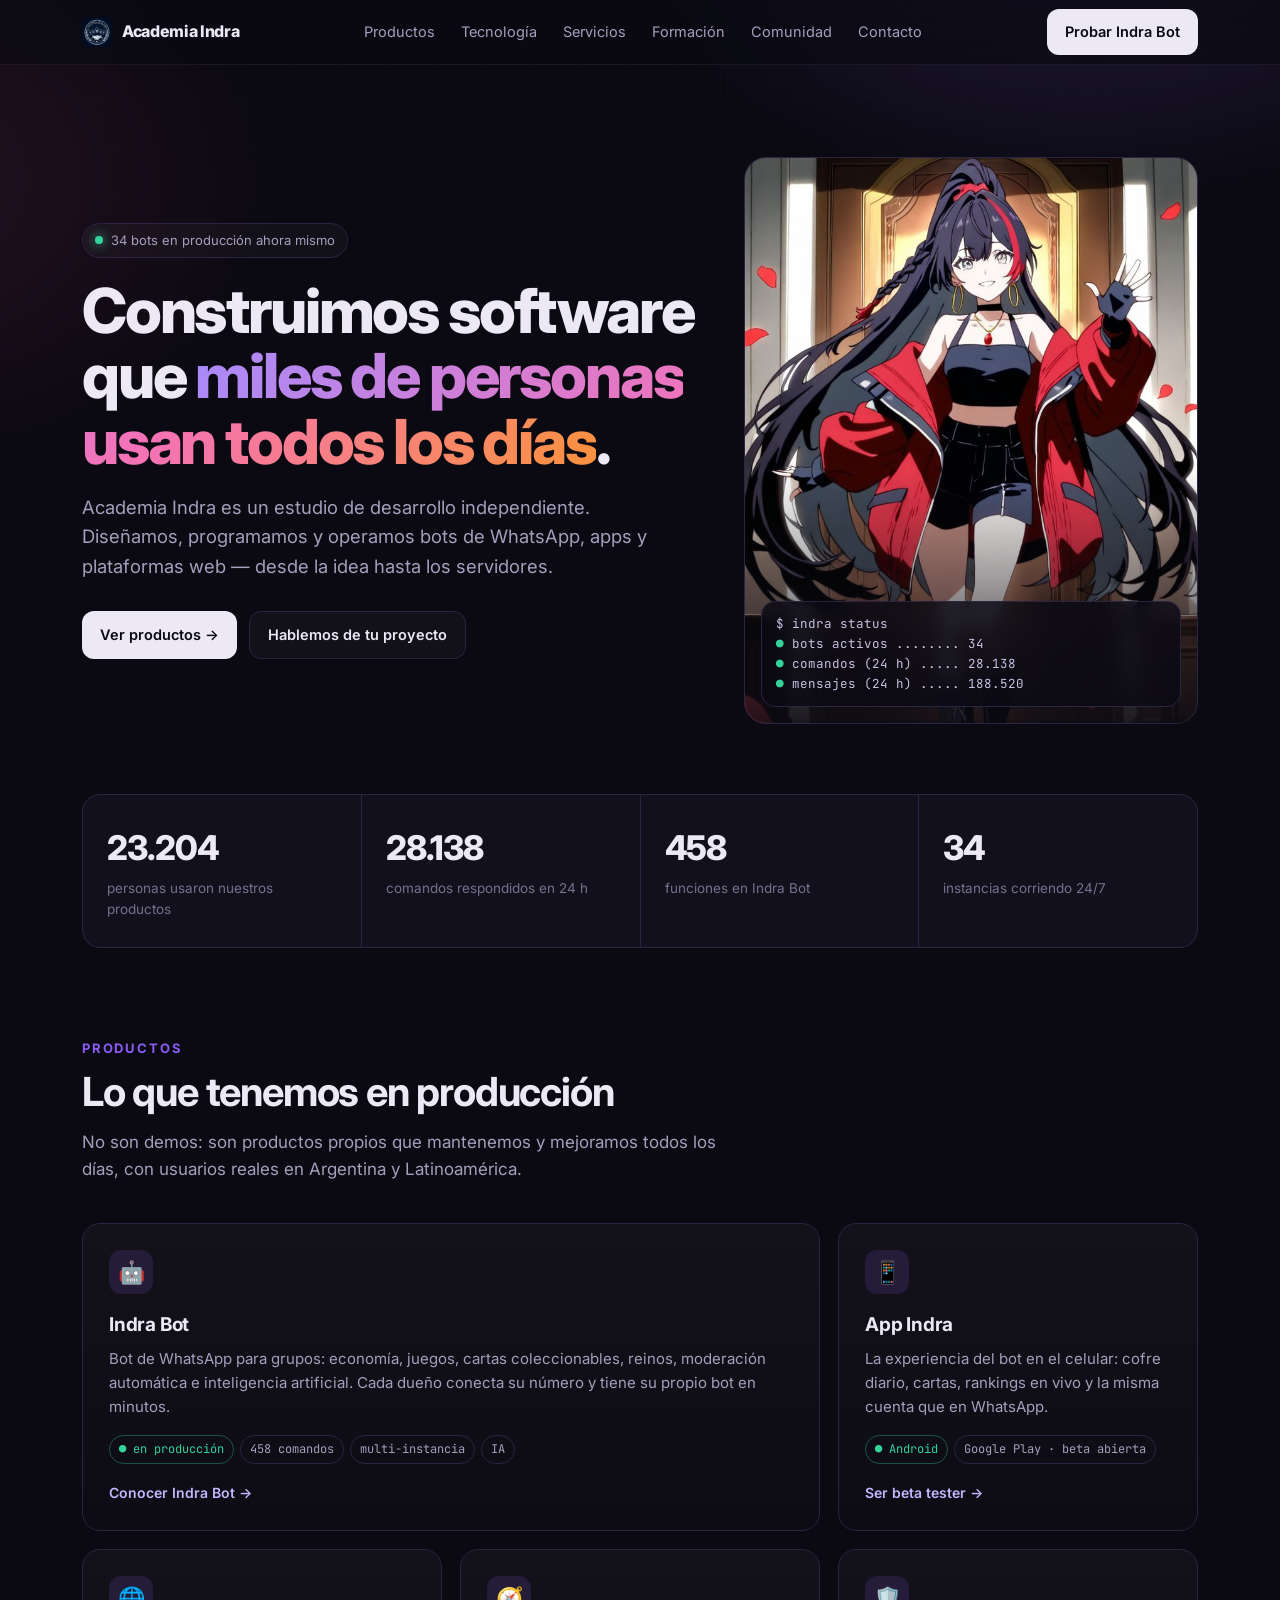
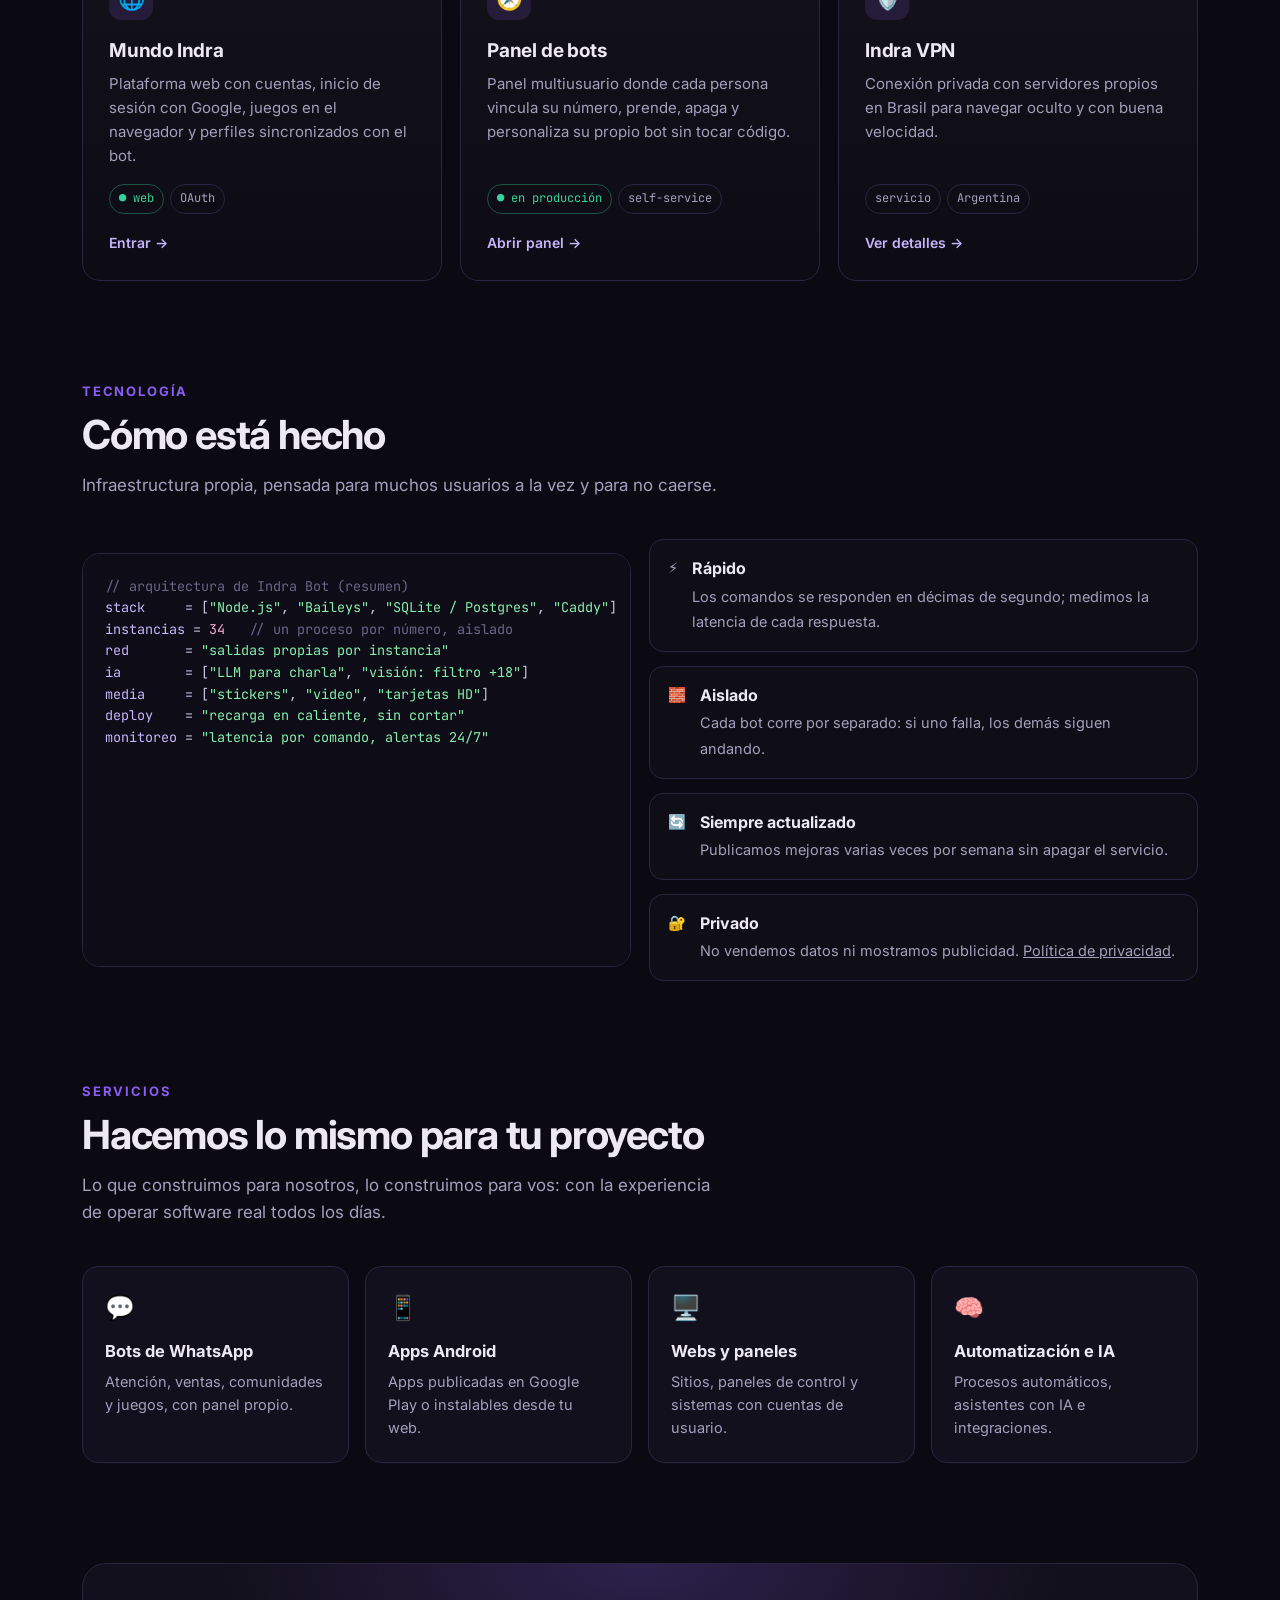
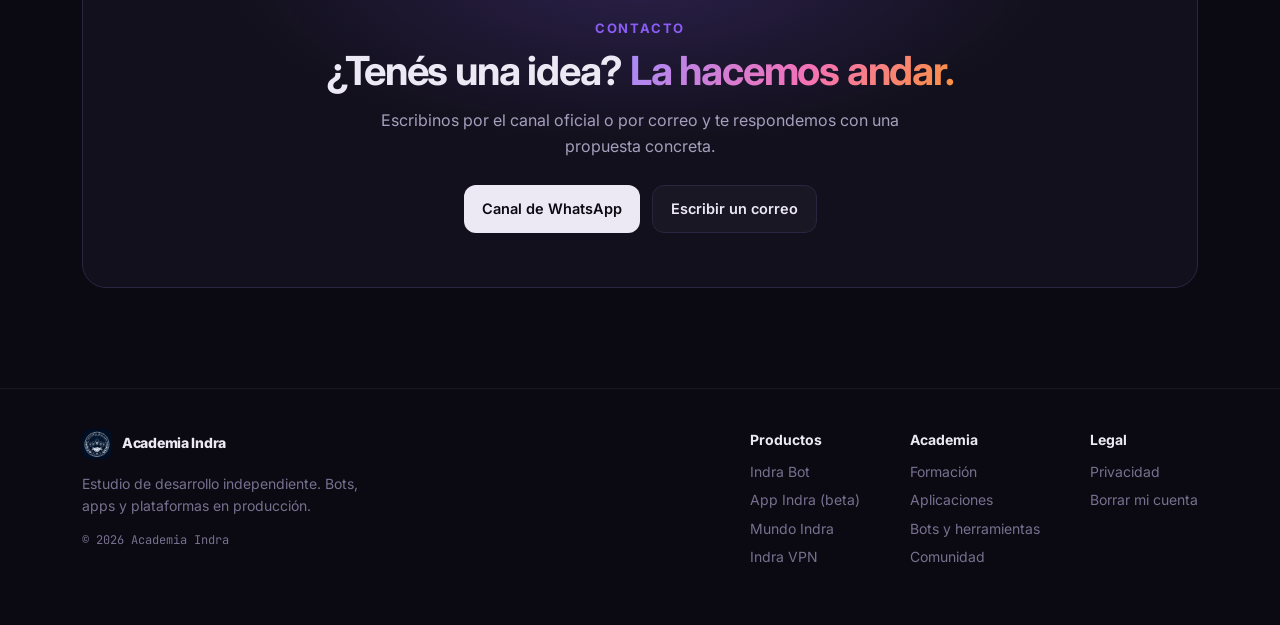
<file: index.html>
<!doctype html>
<html lang="es">
<head>
<meta charset="utf-8">
<meta name="viewport" content="width=device-width, initial-scale=1">
<title>Academia Indra — Estudio de desarrollo: bots, apps y plataformas</title>
<meta name="description" content="Academia Indra es un estudio de desarrollo independiente. Construimos Indra Bot, la app de Indra y plataformas web que usan miles de personas todos los días. Bots de WhatsApp, apps Android y automatización a medida.">
<meta property="og:title" content="Academia Indra — bots, apps y plataformas">
<meta property="og:description" content="Software en producción que usan miles de personas por día: Indra Bot, la app de Indra y servicios a medida.">
<meta property="og:image" content="https://academiaindra.com/assets/indra-2026.jpg">
<meta name="theme-color" content="#0b0a12">
<link rel="icon" type="image/png" href="assets/logo-original.png">
<link rel="apple-touch-icon" href="assets/logo-original.png">
<link rel="preconnect" href="https://fonts.googleapis.com">
<link rel="preconnect" href="https://fonts.gstatic.com" crossorigin>
<link href="https://fonts.googleapis.com/css2?family=Inter:wght@400;500;600;700;800&family=JetBrains+Mono:wght@400;600&display=swap" rel="stylesheet">
<style>
  :root {
    --bg: #0b0a12; --bg2: #12101c; --card: #171425; --line: #2a2540; --txt: #ece9f5; --sub: #a59fbd; --mut: #77708f;
    --a1: #8b5cf6; --a2: #ec4899; --a3: #22d3ee; --ok: #34d399;
    --grad: linear-gradient(120deg, #a78bfa 0%, #f472b6 55%, #fb923c 100%);
  }
  * { box-sizing: border-box; }
  html { scroll-behavior: smooth; }
  body { margin: 0; background: var(--bg); color: var(--txt); font-family: Inter, system-ui, sans-serif; line-height: 1.6; -webkit-font-smoothing: antialiased; }
  a { color: inherit; text-decoration: none; }
  .wrap { max-width: 1160px; margin: 0 auto; padding: 0 22px; }
  .mono { font-family: "JetBrains Mono", monospace; }
  .grad { background: var(--grad); -webkit-background-clip: text; background-clip: text; color: transparent; }

  /* fondo */
  .bg-grid { position: fixed; inset: 0; z-index: -1; background:
      radial-gradient(800px 500px at 85% -10%, rgba(139,92,246,.20), transparent 60%),
      radial-gradient(700px 500px at -10% 20%, rgba(236,72,153,.12), transparent 60%),
      linear-gradient(transparent 0 0);
  }
  .bg-grid::after { content: ""; position: absolute; inset: 0; opacity: .35;
      background-image: linear-gradient(rgba(255,255,255,.04) 1px, transparent 1px), linear-gradient(90deg, rgba(255,255,255,.04) 1px, transparent 1px);
      background-size: 48px 48px; mask-image: radial-gradient(circle at 50% 0%, #000 0%, transparent 75%); }

  /* nav */
  nav { position: sticky; top: 0; z-index: 20; backdrop-filter: blur(14px); background: rgba(11,10,18,.72); border-bottom: 1px solid rgba(255,255,255,.06); }
  nav .wrap { display: flex; align-items: center; justify-content: space-between; height: 64px; }
  .logo { display: flex; align-items: center; gap: 10px; font-weight: 800; letter-spacing: -.02em; }
  .logo img { width: 30px; height: 30px; border-radius: 8px; }
  .links { display: flex; gap: 26px; font-size: 14.5px; color: var(--sub); }
  .links a:hover { color: var(--txt); }
  .btn { display: inline-flex; align-items: center; gap: 8px; padding: 11px 18px; border-radius: 12px; font-weight: 600; font-size: 14.5px; transition: transform .15s, background .15s; }
  .btn:hover { transform: translateY(-1px); }
  .btn-p { background: var(--txt); color: #0b0a12; }
  .btn-g { border: 1px solid var(--line); background: rgba(255,255,255,.03); }
  .btn-g:hover { background: rgba(255,255,255,.07); }
  .menu-btn { display: none; background: none; border: 0; color: var(--txt); font-size: 22px; }

  /* hero */
  .hero { padding: 92px 0 60px; display: grid; grid-template-columns: 1.15fr .85fr; gap: 48px; align-items: center; }
  .pill { display: inline-flex; align-items: center; gap: 8px; padding: 6px 12px; border: 1px solid var(--line); border-radius: 999px; font-size: 13px; color: var(--sub); background: rgba(255,255,255,.03); }
  .dot { width: 8px; height: 8px; border-radius: 50%; background: var(--ok); box-shadow: 0 0 12px var(--ok); animation: pulso 2s infinite; }
  @keyframes pulso { 50% { opacity: .35; } }
  h1 { font-size: clamp(38px, 5.4vw, 62px); line-height: 1.06; letter-spacing: -.035em; margin: 20px 0 18px; font-weight: 800; }
  .lead { font-size: 18.5px; color: var(--sub); max-width: 580px; margin: 0 0 30px; }
  .ctas { display: flex; gap: 12px; flex-wrap: wrap; }
  .hero-img { position: relative; border-radius: 22px; overflow: hidden; border: 1px solid var(--line); aspect-ratio: 4/5; background: var(--card); }
  .hero-img img { width: 100%; height: 100%; object-fit: cover; object-position: top; display: block; }
  .hero-img::after { content: ""; position: absolute; inset: 0; background: linear-gradient(180deg, transparent 55%, rgba(11,10,18,.9)); }
  .terminal { position: absolute; left: 16px; right: 16px; bottom: 16px; z-index: 2; background: rgba(12,10,20,.82); border: 1px solid var(--line); border-radius: 14px; padding: 12px 14px; font-size: 12.5px; color: #c9c2e3; backdrop-filter: blur(8px); }
  .terminal b { color: var(--ok); font-weight: 600; }

  /* números */
  .stats { display: grid; grid-template-columns: repeat(4, 1fr); gap: 1px; background: var(--line); border: 1px solid var(--line); border-radius: 18px; overflow: hidden; margin: 10px 0 90px; }
  .stat { background: var(--bg2); padding: 26px 24px; }
  .stat .n { font-size: 34px; font-weight: 800; letter-spacing: -.03em; }
  .stat .l { color: var(--mut); font-size: 13.5px; margin-top: 2px; }

  section { padding: 0 0 100px; }
  .eyebrow { font-size: 13px; letter-spacing: .14em; text-transform: uppercase; color: var(--a1); font-weight: 700; }
  h2 { font-size: clamp(28px, 3.6vw, 40px); letter-spacing: -.03em; line-height: 1.15; margin: 10px 0 14px; }
  .sec-sub { color: var(--sub); max-width: 640px; margin: 0 0 40px; font-size: 17px; }

  /* productos */
  .grid3 { display: grid; grid-template-columns: repeat(3, 1fr); gap: 18px; }
  .card { background: linear-gradient(180deg, rgba(255,255,255,.035), rgba(255,255,255,.01)); border: 1px solid var(--line); border-radius: 18px; padding: 26px; transition: border-color .2s, transform .2s; display: flex; flex-direction: column; }
  .card:hover { border-color: #3d3560; transform: translateY(-2px); }
  .card .ico { width: 44px; height: 44px; border-radius: 12px; display: grid; place-items: center; font-size: 22px; background: rgba(139,92,246,.14); margin-bottom: 16px; }
  .card h3 { margin: 0 0 6px; font-size: 19px; letter-spacing: -.01em; }
  .card p { margin: 0 0 16px; color: var(--sub); font-size: 15px; }
  .tags { display: flex; flex-wrap: wrap; gap: 6px; margin-top: auto; }
  .tag { font-size: 12px; padding: 4px 9px; border-radius: 999px; border: 1px solid var(--line); color: var(--sub); font-family: "JetBrains Mono", monospace; }
  .tag.ok { color: var(--ok); border-color: rgba(52,211,153,.35); }
  .card .more { margin-top: 18px; font-weight: 600; font-size: 14px; color: #c4b5fd; }
  .card.big { grid-column: span 2; }

  /* arquitectura */
  .arch { display: grid; grid-template-columns: 1fr 1fr; gap: 18px; }
  .code { background: #0e0c17; border: 1px solid var(--line); border-radius: 18px; padding: 22px; font-size: 13.5px; color: #cbc4e4; overflow-x: auto; }
  .code .c { color: #6b6489; } .code .k { color: #c4b5fd; } .code .s { color: #86efac; } .code .n { color: #f9a8d4; }
  .feat { display: grid; gap: 14px; }
  .feat div { display: flex; gap: 14px; padding: 16px 18px; border: 1px solid var(--line); border-radius: 14px; background: rgba(255,255,255,.02); }
  .feat b { display: block; margin-bottom: 2px; }
  .feat span { color: var(--sub); font-size: 14.5px; }

  /* servicios */
  .grid4 { display: grid; grid-template-columns: repeat(4, 1fr); gap: 16px; }
  .srv { border: 1px solid var(--line); border-radius: 16px; padding: 22px; background: var(--bg2); }
  .srv h4 { margin: 10px 0 6px; font-size: 16.5px; }
  .srv p { margin: 0; color: var(--sub); font-size: 14.5px; }

  /* cta final */
  .final { border: 1px solid var(--line); border-radius: 24px; padding: 54px 40px; text-align: center; background:
      radial-gradient(600px 260px at 50% 0%, rgba(139,92,246,.22), transparent 70%), var(--bg2); }
  .final p { color: var(--sub); max-width: 560px; margin: 0 auto 26px; }

  footer { border-top: 1px solid rgba(255,255,255,.06); padding: 40px 0 50px; color: var(--mut); font-size: 14px; }
  footer .wrap { display: flex; justify-content: space-between; gap: 30px; flex-wrap: wrap; }
  footer .cols { display: flex; gap: 50px; flex-wrap: wrap; }
  footer h5 { color: var(--txt); margin: 0 0 10px; font-size: 14px; }
  footer a { display: block; margin: 6px 0; } footer a:hover { color: var(--txt); }

  @media (max-width: 960px) {
    .hero { grid-template-columns: 1fr; padding-top: 56px; }
    .hero-img { aspect-ratio: 16/11; }
    .grid3, .arch { grid-template-columns: 1fr; } .card.big { grid-column: auto; }
    .grid4 { grid-template-columns: 1fr 1fr; }
    .stats { grid-template-columns: 1fr 1fr; }
    .links { display: none; position: absolute; top: 64px; left: 0; right: 0; flex-direction: column; gap: 0; background: #0f0d18; border-bottom: 1px solid var(--line); }
    .links.open { display: flex; } .links a { padding: 14px 22px; border-top: 1px solid rgba(255,255,255,.05); }
    .menu-btn { display: block; } .nav-cta { display: none; }
  }
  @media (max-width: 560px) { .grid4 { grid-template-columns: 1fr; } .final { padding: 40px 22px; } }
</style>
</head>
<body>
<div class="bg-grid"></div>

<nav>
  <div class="wrap">
    <a class="logo" href="#"><img src="assets/logo-original.png" alt="">Academia Indra</a>
    <div class="links" id="links">
      <a href="#productos">Productos</a>
      <a href="#tecnologia">Tecnología</a>
      <a href="#servicios">Servicios</a>
      <a href="formacion.html">Formación</a>
      <a href="comunidad.html">Comunidad</a>
      <a href="#contacto">Contacto</a>
    </div>
    <a class="btn btn-p nav-cta" href="https://bot.academiaindra.com">Probar Indra Bot</a>
    <button class="menu-btn" aria-label="Menú" onclick="document.getElementById('links').classList.toggle('open')">☰</button>
  </div>
</nav>

<main class="wrap">
  <header class="hero">
    <div>
      <span class="pill"><span class="dot"></span> <span id="enLinea">34 bots en producción ahora mismo</span></span>
      <h1>Construimos software que <span class="grad">miles de personas usan todos los días</span>.</h1>
      <p class="lead">Academia Indra es un estudio de desarrollo independiente. Diseñamos, programamos y operamos bots de WhatsApp, apps y plataformas web — desde la idea hasta los servidores.</p>
      <div class="ctas">
        <a class="btn btn-p" href="#productos">Ver productos →</a>
        <a class="btn btn-g" href="#contacto">Hablemos de tu proyecto</a>
      </div>
    </div>
    <div class="hero-img">
      <img src="assets/indra-2026.jpg" alt="Indra, la mascota de Academia Indra">
      <div class="terminal mono">
        <div>$ indra status</div>
        <div><b>●</b> bots activos ........ <span id="tBots">34</span></div>
        <div><b>●</b> comandos (24 h) ..... <span id="tCmd">28.138</span></div>
        <div><b>●</b> mensajes (24 h) ..... <span id="tMsg">188.520</span></div>
      </div>
    </div>
  </header>

  <div class="stats">
    <div class="stat"><div class="n" id="sPers">23.204</div><div class="l">personas usaron nuestros productos</div></div>
    <div class="stat"><div class="n" id="sCmd">28.138</div><div class="l">comandos respondidos en 24 h</div></div>
    <div class="stat"><div class="n" id="sCom">458</div><div class="l">funciones en Indra Bot</div></div>
    <div class="stat"><div class="n" id="sBots">34</div><div class="l">instancias corriendo 24/7</div></div>
  </div>

  <section id="productos">
    <div class="eyebrow">Productos</div>
    <h2>Lo que tenemos en producción</h2>
    <p class="sec-sub">No son demos: son productos propios que mantenemos y mejoramos todos los días, con usuarios reales en Argentina y Latinoamérica.</p>
    <div class="grid3">
      <a class="card big" href="https://bot.academiaindra.com">
        <div class="ico">🤖</div>
        <h3>Indra Bot</h3>
        <p>Bot de WhatsApp para grupos: economía, juegos, cartas coleccionables, reinos, moderación automática e inteligencia artificial. Cada dueño conecta su número y tiene su propio bot en minutos.</p>
        <div class="tags"><span class="tag ok">● en producción</span><span class="tag">458 comandos</span><span class="tag">multi-instancia</span><span class="tag">IA</span></div>
        <span class="more">Conocer Indra Bot →</span>
      </a>
      <a class="card" href="https://bot.academiaindra.com/tester">
        <div class="ico">📱</div>
        <h3>App Indra</h3>
        <p>La experiencia del bot en el celular: cofre diario, cartas, rankings en vivo y la misma cuenta que en WhatsApp.</p>
        <div class="tags"><span class="tag ok">● Android</span><span class="tag">Google Play · beta abierta</span></div>
        <span class="more">Ser beta tester →</span>
      </a>
      <a class="card" href="https://bot.academiaindra.com/mundo">
        <div class="ico">🌐</div>
        <h3>Mundo Indra</h3>
        <p>Plataforma web con cuentas, inicio de sesión con Google, juegos en el navegador y perfiles sincronizados con el bot.</p>
        <div class="tags"><span class="tag ok">● web</span><span class="tag">OAuth</span></div>
        <span class="more">Entrar →</span>
      </a>
      <a class="card" href="https://bot.academiaindra.com">
        <div class="ico">🧭</div>
        <h3>Panel de bots</h3>
        <p>Panel multiusuario donde cada persona vincula su número, prende, apaga y personaliza su propio bot sin tocar código.</p>
        <div class="tags"><span class="tag ok">● en producción</span><span class="tag">self-service</span></div>
        <span class="more">Abrir panel →</span>
      </a>
      <a class="card" href="servicios-digitales.html">
        <div class="ico">🛡️</div>
        <h3>Indra VPN</h3>
        <p>Conexión privada con servidores propios en Brasil para navegar oculto y con buena velocidad.</p>
        <div class="tags"><span class="tag">servicio</span><span class="tag">Argentina</span></div>
        <span class="more">Ver detalles →</span>
      </a>
    </div>
  </section>

  <section id="tecnologia">
    <div class="eyebrow">Tecnología</div>
    <h2>Cómo está hecho</h2>
    <p class="sec-sub">Infraestructura propia, pensada para muchos usuarios a la vez y para no caerse.</p>
    <div class="arch">
<pre class="code mono"><span class="c">// arquitectura de Indra Bot (resumen)</span>
<span class="k">stack</span>     = [<span class="s">"Node.js"</span>, <span class="s">"Baileys"</span>, <span class="s">"SQLite / Postgres"</span>, <span class="s">"Caddy"</span>]
<span class="k">instancias</span> = <span class="n">34</span>   <span class="c">// un proceso por número, aislado</span>
<span class="k">red</span>       = <span class="s">"salidas propias por instancia"</span>
<span class="k">ia</span>        = [<span class="s">"LLM para charla"</span>, <span class="s">"visión: filtro +18"</span>]
<span class="k">media</span>     = [<span class="s">"stickers"</span>, <span class="s">"video"</span>, <span class="s">"tarjetas HD"</span>]
<span class="k">deploy</span>    = <span class="s">"recarga en caliente, sin cortar"</span>
<span class="k">monitoreo</span> = <span class="s">"latencia por comando, alertas 24/7"</span></pre>
      <div class="feat">
        <div><span>⚡</span><p style="margin:0"><b>Rápido</b><span>Los comandos se responden en décimas de segundo; medimos la latencia de cada respuesta.</span></p></div>
        <div><span>🧱</span><p style="margin:0"><b>Aislado</b><span>Cada bot corre por separado: si uno falla, los demás siguen andando.</span></p></div>
        <div><span>🔄</span><p style="margin:0"><b>Siempre actualizado</b><span>Publicamos mejoras varias veces por semana sin apagar el servicio.</span></p></div>
        <div><span>🔐</span><p style="margin:0"><b>Privado</b><span>No vendemos datos ni mostramos publicidad. <a href="https://bot.academiaindra.com/privacidad" style="text-decoration:underline">Política de privacidad</a>.</span></p></div>
      </div>
    </div>
  </section>

  <section id="servicios">
    <div class="eyebrow">Servicios</div>
    <h2>Hacemos lo mismo para tu proyecto</h2>
    <p class="sec-sub">Lo que construimos para nosotros, lo construimos para vos: con la experiencia de operar software real todos los días.</p>
    <div class="grid4">
      <div class="srv"><span style="font-size:24px">💬</span><h4>Bots de WhatsApp</h4><p>Atención, ventas, comunidades y juegos, con panel propio.</p></div>
      <div class="srv"><span style="font-size:24px">📱</span><h4>Apps Android</h4><p>Apps publicadas en Google Play o instalables desde tu web.</p></div>
      <div class="srv"><span style="font-size:24px">🖥️</span><h4>Webs y paneles</h4><p>Sitios, paneles de control y sistemas con cuentas de usuario.</p></div>
      <div class="srv"><span style="font-size:24px">🧠</span><h4>Automatización e IA</h4><p>Procesos automáticos, asistentes con IA e integraciones.</p></div>
    </div>
  </section>

  <section id="contacto">
    <div class="final">
      <div class="eyebrow">Contacto</div>
      <h2>¿Tenés una idea? <span class="grad">La hacemos andar.</span></h2>
      <p>Escribinos por el canal oficial o por correo y te respondemos con una propuesta concreta.</p>
      <div class="ctas" style="justify-content:center">
        <a class="btn btn-p" href="https://whatsapp.com/channel/0029VbBGN6kG8l56SyiWqy1D">Canal de WhatsApp</a>
        <a class="btn btn-g" href="mailto:indrhack010101moderador@gmail.com">Escribir un correo</a>
      </div>
    </div>
  </section>
</main>

<footer>
  <div class="wrap">
    <div>
      <div class="logo" style="color:var(--txt)"><img src="assets/logo-original.png" alt="">Academia Indra</div>
      <p style="max-width:300px">Estudio de desarrollo independiente. Bots, apps y plataformas en producción.</p>
      <p class="mono" style="font-size:12px">© 2026 Academia Indra</p>
    </div>
    <div class="cols">
      <div><h5>Productos</h5><a href="https://bot.academiaindra.com">Indra Bot</a><a href="https://bot.academiaindra.com/tester">App Indra (beta)</a><a href="https://bot.academiaindra.com/mundo">Mundo Indra</a><a href="servicios-digitales.html">Indra VPN</a></div>
      <div><h5>Academia</h5><a href="formacion.html">Formación</a><a href="aplicaciones.html">Aplicaciones</a><a href="bots-y-herramientas.html">Bots y herramientas</a><a href="comunidad.html">Comunidad</a></div>
      <div><h5>Legal</h5><a href="https://bot.academiaindra.com/privacidad">Privacidad</a><a href="https://bot.academiaindra.com/borrar-cuenta">Borrar mi cuenta</a></div>
    </div>
  </div>
</footer>

<script>
  /* Números en vivo desde la plataforma (si no responde, quedan los de arriba) */
  const fmt = (n) => Number(n).toLocaleString('es-AR');
  fetch('https://bot.academiaindra.com/api/publico').then((r) => r.json()).then((d) => {
    const v = d.vivo || {};
    const set = (id, x) => { const e = document.getElementById(id); if (e && x != null) e.textContent = fmt(x); };
    set('tBots', v.bots); set('sBots', v.bots); set('tCmd', v.comandos24); set('sCmd', v.comandos24);
    set('tMsg', v.mensajes24); set('sPers', v.personasTotal); set('sCom', d.totalComandos);
    if (v.bots) document.getElementById('enLinea').textContent = `${v.bots} bots en producción ahora mismo`;
  }).catch(() => {});
</script>
</body>
</html>
</file>
